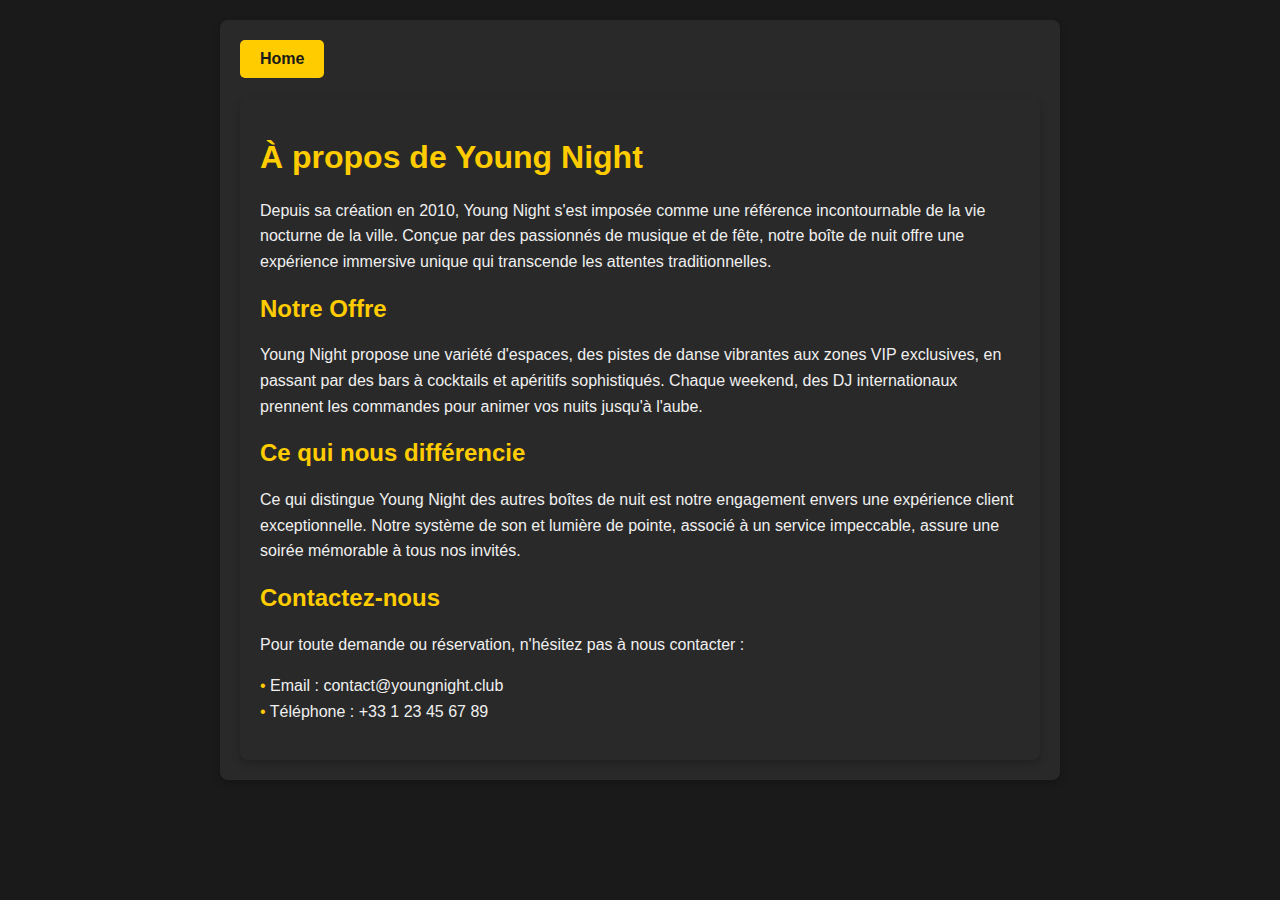
<file: Liban_Project/about.html>
<!DOCTYPE html> <!-- Déclare que le document est de type HTML5 -->
<html lang="fr"> <!-- Spécifie que la langue principale du document est le français -->

<head>
  <meta charset="UTF-8"> <!-- Définit l'encodage des caractères du document en UTF-8 -->
  <meta name="viewport" content="width=device-width, initial-scale=1.0"> <!-- Assure la responsivité du site en définissant la largeur de la page à suivre celle de l'écran du dispositif et un niveau de zoom initial -->
  <title>À Propos - Young Night</title> <!-- Le titre de la page qui apparaît dans l'onglet du navigateur -->
  <link rel="stylesheet" href="./style/about_style.css"> <!-- Lien vers le fichier CSS externe pour styliser la page -->
</head>

<body>

    <div class="container"> <!-- Conteneur principal pour centrer le contenu et améliorer la présentation -->
        <a href="index.html" class="home-button">Home</a> <!-- Un bouton ou lien pour revenir à la page d'accueil -->
        
        <!-- Il semble y avoir une ouverture de balise <div> supplémentaire ou mal fermée ici qui pourrait être une erreur. -->

  <div class="container">
    <h1>À propos de Young Night</h1> <!-- Titre principal de la page "À Propos" -->
    <p>Depuis sa création en 2010, Young Night s'est imposée comme une référence incontournable de la vie nocturne de la ville. Conçue par des passionnés de musique et de fête, notre boîte de nuit offre une expérience immersive unique qui transcende les attentes traditionnelles.</p> <!-- Paragraphe d'introduction sur Young Night -->

    <h2>Notre Offre</h2> <!-- Sous-titre pour la section dédiée aux offres de la boîte -->
    <p>Young Night propose une variété d'espaces, des pistes de danse vibrantes aux zones VIP exclusives, en passant par des bars à cocktails et apéritifs sophistiqués. Chaque weekend, des DJ internationaux prennent les commandes pour animer vos nuits jusqu'à l'aube.</p> <!-- Détails sur ce que propose Young Night -->

    <h2>Ce qui nous différencie</h2> <!-- Sous-titre pour la section sur les éléments distinctifs de Young Night -->
    <p>Ce qui distingue Young Night des autres boîtes de nuit est notre engagement envers une expérience client exceptionnelle. Notre système de son et lumière de pointe, associé à un service impeccable, assure une soirée mémorable à tous nos invités.</p> <!-- Explication de ce qui rend Young Night unique -->

    <h2>Contactez-nous</h2> <!-- Sous-titre pour la section des contacts -->
    <p>Pour toute demande ou réservation, n'hésitez pas à nous contacter :</p>
    <ul> <!-- Liste des moyens de contact -->
      <li>Email : contact@youngnight.club</li> <!-- Adresse email pour le contact -->
      <li>Téléphone : +33 1 23 45 67 89</li> <!-- Numéro de téléphone pour le contact -->
    </ul>
  </div>
  
<script src="script.js"></script>
</body>

</html>
</file>
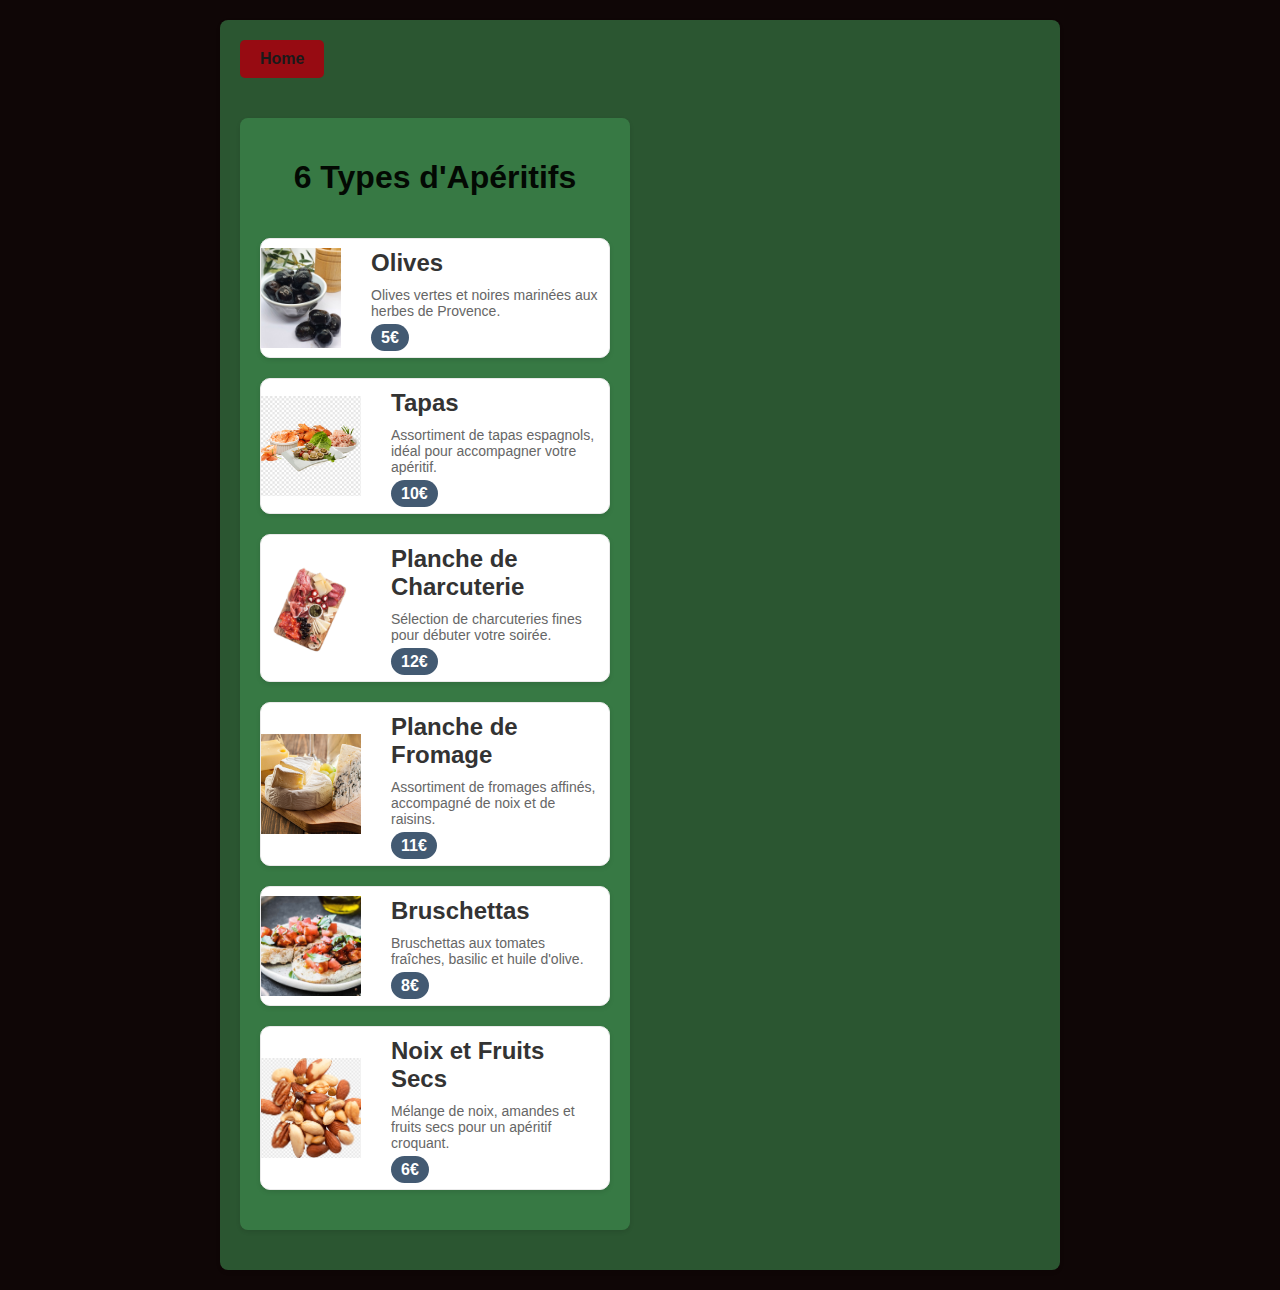
<file: Liban_Project/apero.html>
<!DOCTYPE html> <!-- Déclare que le document est du type HTML5 -->
<html lang="fr"> <!-- Spécifie que le contenu du document est en français -->

<head>
  <meta charset="UTF-8"> <!-- Définit l'encodage des caractères pour le contenu en UTF-8 -->
  <meta name="viewport" content="width=device-width, initial-scale=1.0"> <!-- Rend la page web responsive sur les appareils mobiles -->
  <title>6 types d'apéritifs</title> <!-- Titre de la page web, affiché dans l'onglet du navigateur -->
  <link rel="stylesheet" href="./style/apero_style.css"> <!-- Lien vers le fichier CSS externe pour styliser la page -->
</head>

<body>

    <div class="container"> <!-- Conteneur principal pour centrer le contenu sur la page -->
        <a href="index.html" class="home-button">Home</a> <!-- Lien pour retourner à la page d'accueil du site -->
        <div class="cocktail-list"> <!-- Début d'une section apparemment fermée prématurément ou erreur de balise -->

  <div class="container"> <!-- Début d'un nouveau conteneur, probablement une erreur due à la répétition -->
    <h1>6 Types d'Apéritifs</h1> <!-- Titre principal de la page indiquant le contenu de la section -->
    <div class="cocktail-list"> <!-- Conteneur pour la liste des apéritifs -->
      <!-- Chaque bloc "cocktail" représente un apéritif avec son image, nom, description et prix -->
      <div class="cocktail">
        <img src="./images/olives-noires-a-la-grecque-200-gr.jpg" alt="Olives"> <!-- Image de l'apéritif -->
        <div class="description">
          <h2>Olives</h2> <!-- Nom de l'apéritif -->
          <p>Olives vertes et noires marinées aux herbes de Provence.</p> <!-- Description de l'apéritif -->
          <span class="price">5€</span> <!-- Prix de l'apéritif -->
        </div>
      </div>
      
      <div class="cocktail">
        <img src="./images/tapas.png" alt="Tapas">
        <div class="description">
          <h2>Tapas</h2>
          <p>Assortiment de tapas espagnols, idéal pour accompagner votre apéritif.</p>
          <span class="price">10€</span>
        </div>
      </div>

      <div class="cocktail">
        <img src="./images/charcu.png" alt="Planche de Charcuterie">
        <div class="description">
          <h2>Planche de Charcuterie</h2>
          <p>Sélection de charcuteries fines pour débuter votre soirée.</p>
          <span class="price">12€</span>
        </div>
      </div>

      <div class="cocktail">
        <img src="./images/planche fromage.png" alt="Planche de Fromage">
        <div class="description">
          <h2>Planche de Fromage</h2>
          <p>Assortiment de fromages affinés, accompagné de noix et de raisins.</p>
          <span class="price">11€</span>
        </div>
      </div>

      <div class="cocktail">
        <img src="./images/recettes-bruschetta-1200x900.png" alt="Bruschettas">
        <div class="description">
          <h2>Bruschettas</h2>
          <p>Bruschettas aux tomates fraîches, basilic et huile d'olive.</p>
          <span class="price">8€</span>
        </div>
      </div>

      <div class="cocktail">
        <img src="./images/png-clipart-mixed-nuts-roasting-peanut-salt-salt-dried-fruit-food.png" alt="Noix et Fruits Secs">
        <div class="description">
          <h2>Noix et Fruits Secs</h2>
          <p>Mélange de noix, amandes et fruits secs pour un apéritif croquant.</p>
          <span class="price">6€</span>
        </div>
      </div>
    </div>
  </div>

<script src="script.js"></script>
</body>

</html>
</file>
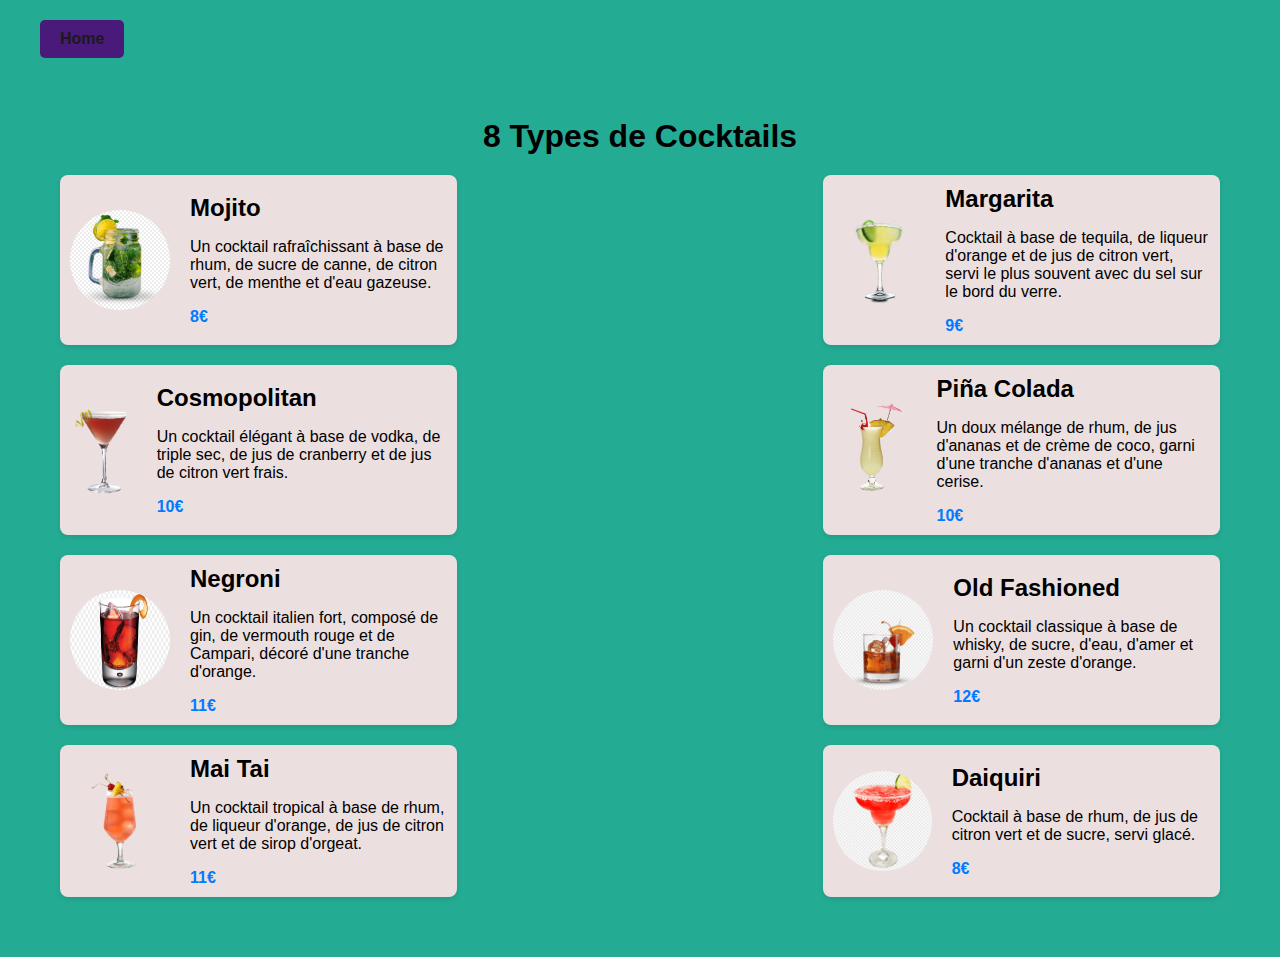
<file: Liban_Project/cocktails.html>
<!DOCTYPE html> <!-- Déclaration du type de document, indiquant qu'il s'agit d'une page HTML5. -->
<html lang="fr"> <!-- Définit la langue de la page en français. -->

<head>
  <meta charset="UTF-8"> <!-- Spécifie l'encodage des caractères pour le contenu de la page en UTF-8. -->
  <meta name="viewport" content="width=device-width, initial-scale=1.0"> <!-- Assure que la page est responsive et s'affiche correctement sur tous les appareils. -->
  <title>8 types de cocktails</title> <!-- Titre de la page qui apparaît dans l'onglet du navigateur. -->
  <link rel="stylesheet" href="./style/cocktails_style.css"> <!-- Lien vers le fichier CSS externe pour styliser la page. -->
</head>

<body>

    <div class="container"> <!-- Conteneur principal pour centrer le contenu de la page. -->
        <a href="index.html" class="home-button">Home</a> <!-- Bouton pour revenir à la page d'accueil. -->
        <!-- La balise <div class="cocktail-list"> semble ouverte deux fois de suite sans être fermée ici, ce qui pourrait être une erreur. -->

  <div class="container"> <!-- Ouverture d'un nouveau conteneur qui semble être en trop ou mal placée. -->
    <h1>8 Types de Cocktails</h1> <!-- Titre principal de la page. -->
    <div class="cocktail-list"> <!-- Conteneur pour la liste des cocktails. -->

      <!-- Bloc répété pour chaque cocktail -->
      <div class="cocktail"> <!-- Conteneur pour un cocktail spécifique. -->
        <img src="./images/mojito.jpg" alt="Mojito"> <!-- Image du cocktail. -->
        <div class="description"> <!-- Conteneur pour la description du cocktail. -->
          <h2>Mojito</h2> <!-- Nom du cocktail. -->
          <p>Un cocktail rafraîchissant à base de rhum, de sucre de canne, de citron vert, de menthe et d'eau gazeuse.</p> <!-- Description du cocktail. -->
          <span class="price">8€</span> <!-- Prix du cocktail. -->
        </div>
      </div>
      <div class="cocktail">
        <img src="./images/margarita.png" alt="Margarita">
        <div class="description">
          <h2>Margarita</h2>
          <p>Cocktail à base de tequila, de liqueur d'orange et de jus de citron vert, servi le plus souvent avec du sel sur le bord du verre.</p>
          <span class="price">9€</span>
        </div>
      </div>

      <div class="cocktail">
        <img src="./images/cosmopolitan.png" alt="Cosmopolitan">
        <div class="description">
          <h2>Cosmopolitan</h2>
          <p>Un cocktail élégant à base de vodka, de triple sec, de jus de cranberry et de jus de citron vert frais.</p>
          <span class="price">10€</span>
        </div>
      </div>

      <div class="cocktail">
        <img src="./images/pina_colada.png" alt="Piña Colada">
        <div class="description">
          <h2>Piña Colada</h2>
          <p>Un doux mélange de rhum, de jus d'ananas et de crème de coco, garni d'une tranche d'ananas et d'une cerise.</p>
          <span class="price">10€</span>
        </div>
      </div>

      <div class="cocktail">
        <img src="./images/negroni.jpg" alt="Negroni">
        <div class="description">
          <h2>Negroni</h2>
          <p>Un cocktail italien fort, composé de gin, de vermouth rouge et de Campari, décoré d'une tranche d'orange.</p>
          <span class="price">11€</span>
        </div>
      </div>

      <div class="cocktail">
        <img src="./images/old_fashioned.png" alt="Old Fashioned">
        <div class="description">
          <h2>Old Fashioned</h2>
          <p>Un cocktail classique à base de whisky, de sucre, d'eau, d'amer et garni d'un zeste d'orange.</p>
          <span class="price">12€</span>
        </div>
      </div>

      <div class="cocktail">
        <img src="./images/mai_tai.png" alt="Mai Tai">
        <div class="description">
          <h2>Mai Tai</h2>
          <p>Un cocktail tropical à base de rhum, de liqueur d'orange, de jus de citron vert et de sirop d'orgeat.</p>
          <span class="price">11€</span>
        </div>
      </div>

      <div class="cocktail">
        <img src="./images/daiquiri.png" alt="Daiquiri">
        <div class="description">
          <h2>Daiquiri</h2>
          <p>Cocktail à base de rhum, de jus de citron vert et de sucre, servi glacé.</p>
          <span class="price">8€</span>
        </div>
      </div>


    </div>
  </div>
<script src="script.js"></script>
</body>
</html>
</file>
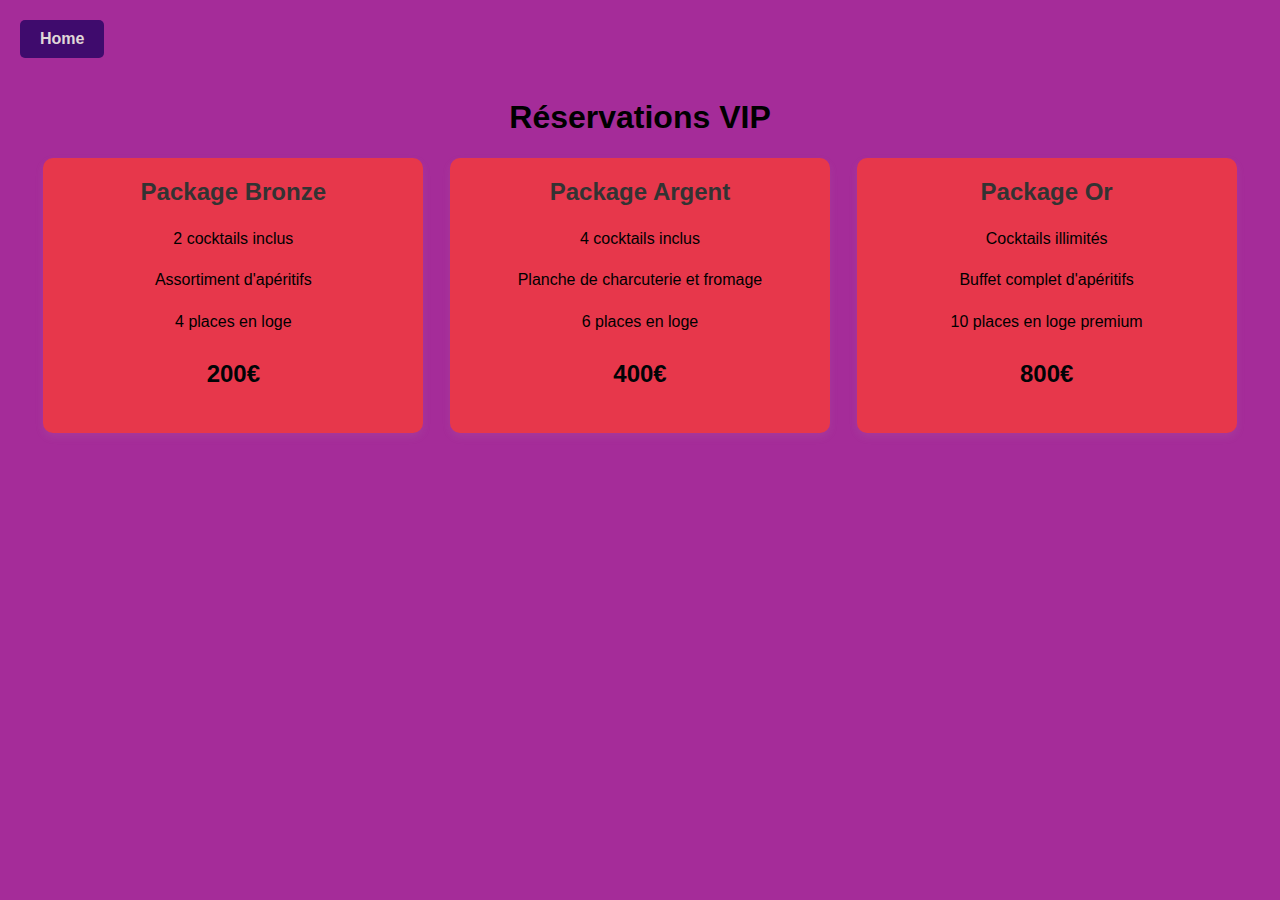
<file: Liban_Project/reserv_vip.html>
<!DOCTYPE html> <!-- Indique que le document suit la norme HTML5 -->
<html lang="fr"> <!-- Spécifie que le contenu de la page est en français -->

<head>
  <meta charset="UTF-8"> <!-- Définit l'encodage des caractères du document en UTF-8 -->
  <meta name="viewport" content="width=device-width, initial-scale=1.0"> <!-- Rend la page web responsive sur différents appareils -->
  <title>Réservation VIP</title> <!-- Titre de la page qui apparaîtra dans l'onglet du navigateur -->
  <link rel="stylesheet" href="./style/reserv_vip_style.css"> <!-- Lien vers le fichier CSS externe qui stylisera la page -->
</head>

<body>

    <div class="container"> <!-- Conteneur principal pour le contenu de la page -->
        <a href="index.html" class="home-button">Home</a> <!-- Bouton ou lien pour revenir à la page d'accueil du site -->
        
        <!-- La présence de la classe 'cocktail-list' ici semble être une erreur ou un vestige d'une copie de code, car il n'y a pas de contenu associé visible dans ce snippet. -->

<div class="vip-container"> <!-- Conteneur spécifique pour les options de réservation VIP -->
  <h1>Réservations VIP</h1> <!-- Titre principal de la section -->
  <div class="vip-options"> <!-- Div pour englober toutes les options VIP -->
    <div class="vip-option"> <!-- Div pour une option de package VIP -->
      <h2>Package Bronze</h2> <!-- Titre du package -->
      <p>2 cocktails inclus</p> <!-- Détails du package -->
      <p>Assortiment d'apéritifs</p> <!-- Détails supplémentaires -->
      <p>4 places en loge</p> <!-- Nombre de places incluses -->
      <p class="price">200€</p> <!-- Prix du package -->
    </div>
    <div class="vip-option"> <!-- Div pour une autre option de package VIP -->
      <h2>Package Argent</h2>
      <p>4 cocktails inclus</p>
      <p>Planche de charcuterie et fromage</p>
      <p>6 places en loge</p>
      <p class="price">400€</p>
    </div>
    <div class="vip-option"> <!-- Div pour la troisième option de package VIP -->
      <h2>Package Or</h2>
      <p>Cocktails illimités</p>
      <p>Buffet complet d'apéritifs</p>
      <p>10 places en loge premium</p>
      <p class="price">800€</p>
    </div>
  </div>
</div>
<script src="script.js"></script>
</body>

</html>
</file>
<file: Liban_Project/style/about_style.css>
body {
    font-family: 'Arial', sans-serif;
    background-color: #1a1a1a;
    color: #f0f0f0;
    margin: 0;
    padding: 20px;
  }
  .home-button {
    display: inline-block;
    background-color: #ffcc00;
    color: #1a1a1a;
    padding: 10px 20px;
    text-decoration: none;
    font-weight: bold;
    border-radius: 5px;
    margin-bottom: 20px; /* Espace entre le bouton et le titre */
    transition: background-color 0.3s, color 0.3s;
  }
  .container {
    max-width: 800px;
    margin: auto;
    padding: 20px;
    background-color: #292929;
    border-radius: 8px;
    box-shadow: 0 4px 8px rgba(0, 0, 0, 0.2);
  }
  
  h1, h2 {
    color: #ffcc00;
  }
  
  p, li {
    line-height: 1.6;
  }
  
  ul {
    list-style: none;
    padding: 0;
  }
  
  li::before {
    content: '• ';
    color: #ffcc00;
  }
</file>
<file: Liban_Project/style/apero_style.css>
body {
    font-family: 'Arial', sans-serif;
    background-color: #0f0606;
    margin: 0;
    padding: 20px;
    color: #333;
  }

  .home-button {
    display: inline-block;
    background-color: #970b12;
    color: #1a1a1a;
    padding: 10px 20px;
    text-decoration: none;
    font-weight: bold;
    border-radius: 5px;
    margin-bottom: 20px; /* Espace entre le bouton et le titre */
    transition: background-color 0.3s, color 0.3s;
  }
  
  .container {
    max-width: 800px;
    margin: auto;
    background: rgba(66, 150, 84, 0.559);
    padding: 20px;
    border-radius: 8px;
    box-shadow: 0 2px 4px rgba(0,0,0,0.1);
  }
  
  h1 {
    text-align: center;
    color: #030903;
  }
  
  .cocktail-list {
    display: grid;
    grid-template-columns: repeat(auto-fill, minmax(300px, 1fr));
    gap: 20px;
    padding: 20px 0;
  }
  
  .cocktail {
    background: #ffffff;
    border: 1px solid #eaeaea;
    border-radius: 10px;
    overflow: hidden;
    display: flex;
    align-items: center;
    box-shadow: 0 2px 5px rgba(0,0,0,0.1);
  }
  
  .cocktail img {
    width: 100px;
    height: 100px;
    object-fit: cover;
    margin-right: 20px;
  }
  
  .description {
    padding: 10px;
  }
  
  h2 {
    margin: 0 0 10px;
    color: #333;
  }
  
  .description p {
    margin: 0 0 10px;
    font-size: 14px;
    color: #666;
  }
  
  .price {
    background-color: #435a72;
    color: #ffffff;
    padding: 5px 10px;
    border-radius: 20px;
    font-weight: bold;
  }
  
  @media screen and (max-width: 768px) {
    .cocktail-list {
      grid-template-columns: 1fr;
    }
  
    .cocktail {
      flex-direction: column;
      text-align: center;
    }
  
    .cocktail img {
      width: auto;
      height: 200px;
      margin: 0 auto;
    }
  }
</file>
<file: Liban_Project/style/cocktails_style.css>
body {
    font-family: 'Arial', sans-serif;
    margin: 0;
    padding: 0;
    background: #24ab94;
  }

  .home-button {
    display: inline-block;
    background-color: #4a1a7b;
    color: #1a1a1a;
    padding: 10px 20px;
    text-decoration: none;
    font-weight: bold;
    border-radius: 5px;
    margin-bottom: 20px; /* Espace entre le bouton et le titre */
    transition: background-color 0.3s, color 0.3s;
  }
  
  .container {
    max-width: 1200px;
    margin: auto;
    padding: 20px;
  }
  
  h1 {
    text-align: center;
    margin: 20px 0;
  }
  
  .cocktail-list {
    display: flex;
    flex-wrap: wrap;
    justify-content: space-between;
  }
  
  .cocktail {
    display: flex;
    align-items: center;
    background: rgb(236, 223, 223);
    margin-bottom: 20px;
    padding: 10px;
    border-radius: 8px;
    box-shadow: 0 2px 5px rgba(0,0,0,0.1);
    width: 100%;
  }
  
  .cocktail img {
    width: 100px;
    height: 100px;
    border-radius: 50%;
    margin-right: 20px;
  }
  
  .description {
    flex-grow: 1;
  }
  
  h2 {
    margin: 0;
  }
  
  .price {
    font-weight: bold;
    color: #007bff;
  }
  
  @media (min-width: 768px) {
    .cocktail {
      width: calc(50% - 10px);
    }
  }
  
  @media (min-width: 1024px) {
    .cocktail {
      width: calc(33.333% - 10px);
    }
  }
</file>
<file: Liban_Project/style/reserv_vip_style.css>
body {
    font-family: 'Arial', sans-serif;
    background-color: #a52c99;
    margin: 0;
    padding: 20px;
  }

  .home-button {
    display: inline-block;
    background-color: #3f0b6d;
    color: #e0d8d8;
    padding: 10px 20px;
    text-decoration: none;
    font-weight: bold;
    border-radius: 5px;
    margin-bottom: 20px; /* Espace entre le bouton et le titre */
    transition: background-color 0.3s, color 0.3s;
  }
  
  .vip-container {
    max-width: 1200px;
    margin: auto;
    text-align: center;
  }
  
  .vip-options {
    display: flex;
    flex-wrap: wrap;
    justify-content: space-around;
    gap: 20px;
    margin-top: 20px;
  }
  
  .vip-option {
    background-color: #e7374b;
    border-radius: 10px;
    box-shadow: 0 4px 8px rgba(186, 175, 175, 0.1);
    padding: 20px;
    width: calc(33.333% - 20px);
    box-sizing: border-box;
  }
  
  .vip-option h2 {
    color: #333;
    margin-top: 0;
  }
  
  .vip-option p {
    line-height: 1.6;
  }
  
  .price {
    font-size: 24px;
    font-weight: bold;
    color: #010406;
    margin: 20px 0;
  }
  
  button {
    background-color: #007BFF;
    color: white;
    border: none;
    padding: 10px 20px;
    border-radius: 5px;
    cursor: pointer;
    transition: background-color 0.3s ease;
  }
  
  button:hover {
    background-color: #0056b3;
  }
  
  @media (max-width: 768px) {
    .vip-options {
      flex-direction: column;
      align-items: center;
    }
    
    .vip-option {
      width: 100%;
      max-width: 500px;
    }
  }
</file>
